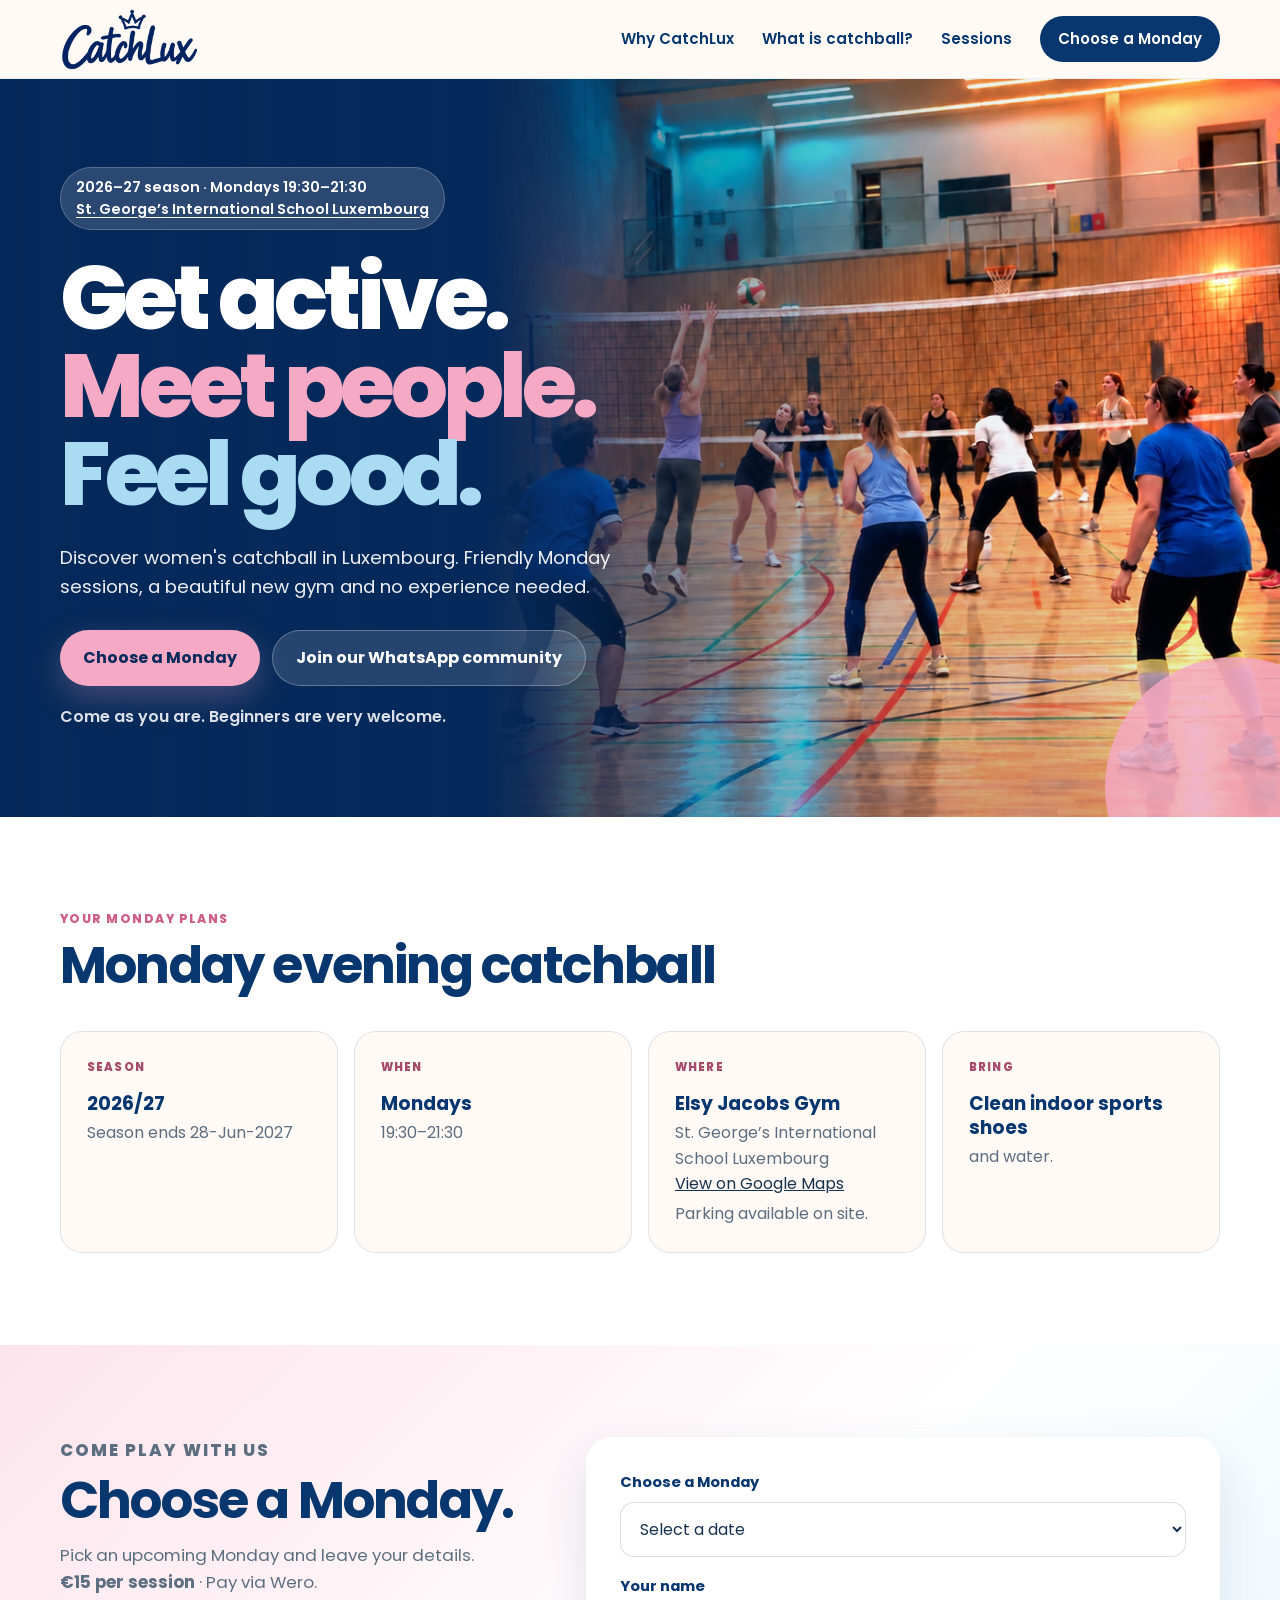
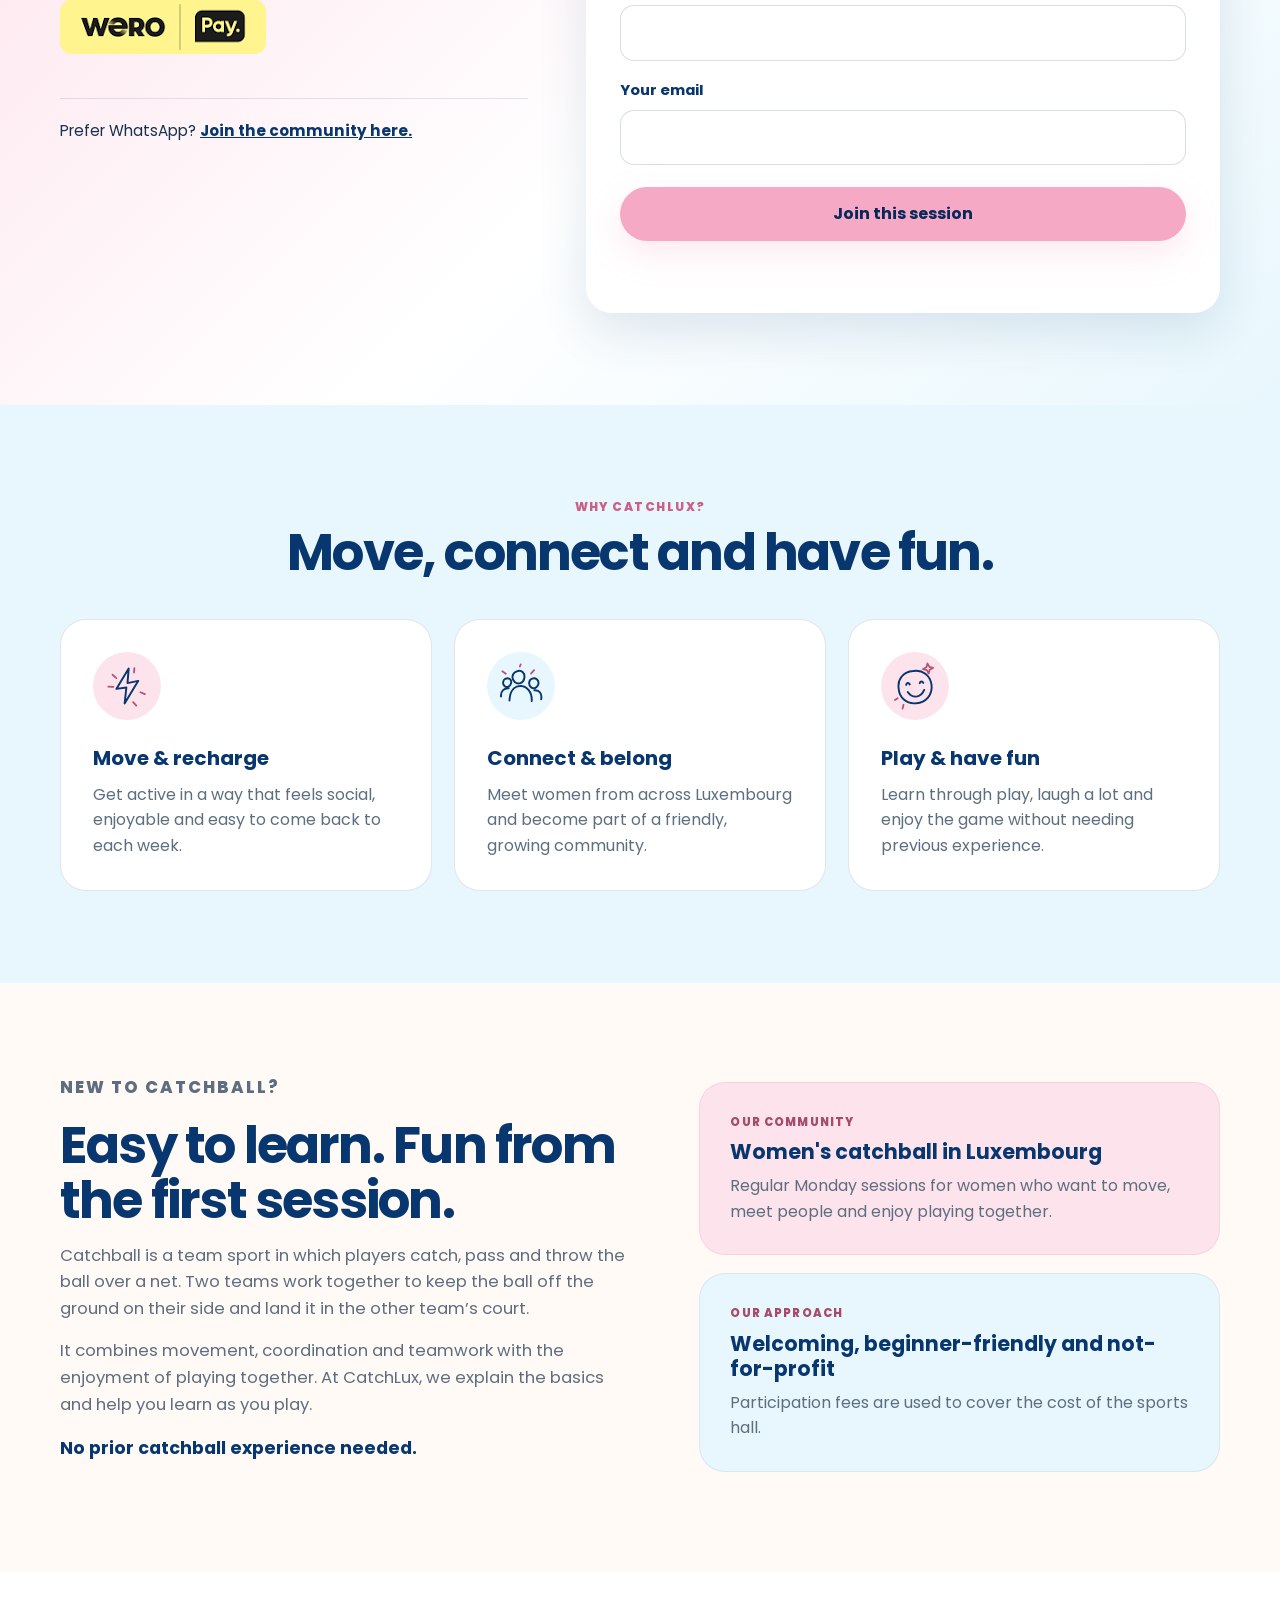
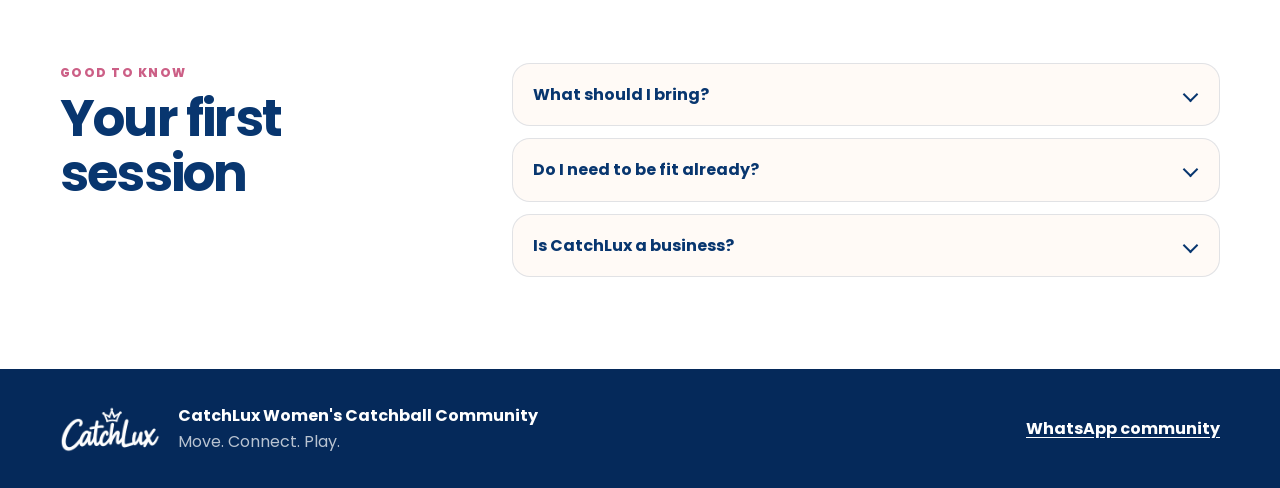
<file: index.html>
<!DOCTYPE html>
<html lang="en">
<head>
<meta charset="UTF-8">
<meta name="viewport" content="width=device-width, initial-scale=1.0">
<title>CatchLux – Women's Catchball Luxembourg</title>
<meta name="description" content="CatchLux is a welcoming women's catchball community in Luxembourg. Beginner-friendly Monday sessions during the 2026–27 season.">
<link rel="icon" type="image/png" sizes="256x256" href="Images/favicon-catch.png">
<link rel="preconnect" href="https://fonts.googleapis.com">
<link rel="preconnect" href="https://fonts.gstatic.com" crossorigin>
<link href="https://fonts.googleapis.com/css2?family=Poppins:wght@400;500;600;700;800&display=swap" rel="stylesheet">
<link rel="stylesheet" href="style.css?v=20261004-logo139">
<link rel="stylesheet" href="catchlux-home.css?v=20261009-photo-light-overlay">
<style>
.wero-payment { display: inline-flex; align-items: center; justify-content: center; margin: 4px 0 20px; background: #fff48b; border-radius: 12px; text-decoration: none; transition: box-shadow .2s ease, transform .2s ease; }
.wero-payment img { display: block; width: 206px; height: 54px; max-width: 100%; border-radius: 12px; }
.wero-payment:hover { transform: translateY(-2px); box-shadow: 0 6px 18px rgba(20, 30, 52, .16); }
.wero-payment:focus-visible { outline: 3px solid #142039; outline-offset: 4px; }
.calendar-link { display: inline-block; margin-top: 10px; font-weight: 600; text-decoration: underline; }
</style>
</head>
<body>

<header class="site-header">
  <div class="container nav">
    <a class="brand" href="#top" aria-label="CatchLux home">
      <img src="Images/CatchLux_logo_exact.png" alt="CatchLux Women's Catchball Community">
    </a>

    <button class="nav-toggle" aria-label="Toggle menu" aria-expanded="false" aria-controls="primary-nav">
      <span></span><span></span><span></span>
    </button>

    <nav id="primary-nav">
      <a href="#why">Why CatchLux</a>
      <a href="#about">What is catchball?</a>
      <a href="#sessions">Sessions</a>
      <a href="#join" class="nav-cta">Choose a Monday</a>
    </nav>
  </div>
</header>

<main id="top">
  <section class="hero">
    <div class="hero-photo" aria-hidden="true"></div>
    <div class="hero-shade" aria-hidden="true"></div>

    <div class="container hero-inner">
      <div class="hero-copy">
        <div class="season-pill">2026–27 season · Mondays 19:30–21:30<br><a class="hero-location" href="https://www.google.com/maps/search/?api=1&amp;query=St%20George's%20International%20School%20Luxembourg%2C%2011%20rue%20des%20Peupliers%2C%20L-2328%20Luxembourg" target="_blank" rel="noopener noreferrer">St. George’s International School Luxembourg</a></div>
        <h1>
          <span>Get active.</span>
          <span class="pink">Meet people.</span>
          <span class="blue">Feel good.</span>
        </h1>
        <p class="hero-lede">
          Discover women's catchball in Luxembourg. Friendly Monday sessions, a beautiful new gym and no experience needed.
        </p>
        <div class="hero-actions">
          <a class="button primary" href="#join">Choose a Monday</a>
          <a class="button ghost" href="https://chat.whatsapp.com/Cs7UXp6SfGL02tKQD6ih8v" target="_blank" rel="noopener noreferrer">Join our WhatsApp community</a>
        </div>
        <p class="hero-note">Come as you are. Beginners are very welcome.</p>
      </div>
    </div>
  </section>

  <section id="sessions" class="section sessions">
    <div class="container">
      <div class="section-heading reveal">
        <p class="eyebrow">Your Monday plans</p>
        <h2>Monday evening catchball</h2>
        
      </div>

      <div class="session-grid">
        <div class="session-card reveal">
          <span class="session-label">Season</span>
          <strong>2026/27</strong>
          <p>Season ends 28-Jun-2027</p>
        </div>
        <div class="session-card reveal">
          <span class="session-label">When</span>
          <strong>Mondays</strong>
          <p>19:30–21:30</p>
        </div>
        <div class="session-card reveal">
          <span class="session-label">Where</span>
          <strong>Elsy Jacobs Gym</strong>
          <p>St. George’s International School Luxembourg</p>
          <a href="https://www.google.com/maps/search/?api=1&amp;query=St%20George's%20International%20School%20Luxembourg%2C%2011%20rue%20des%20Peupliers%2C%20L-2328%20Luxembourg" target="_blank" rel="noopener noreferrer">View on Google Maps</a>
          <p>Parking available on site.</p>
        </div>
        <div class="session-card reveal">
          <span class="session-label">Bring</span>
          <strong>Clean indoor sports shoes</strong>
          <p>and water.</p>
        </div>
      </div>
    </div>
  </section>

  <section id="join" class="section join-section">
    <div class="container join-grid">
      <div class="join-copy reveal">
        <p class="eyebrow">Come play with us</p>
        <h2>Choose a Monday.</h2>
        <p>
          Pick an upcoming Monday and leave your details.
        </p>
        <p><strong>€15 per session</strong> · Pay via Wero.
        </p>
        <a class="wero-payment" href="https://share.weropay.eu/p/1/s/ziIMdMNq5T?a=1500&amp;c=EUR" target="_blank" rel="noopener noreferrer" aria-label="Pay €15 for a CatchLux session with Wero" title="Pay €15 with Wero"><img src="[data-uri]" width="206" height="54" alt="Pay €15 with Wero"></a>
        <div class="whatsapp-note">
          Prefer WhatsApp? <a href="https://chat.whatsapp.com/Cs7UXp6SfGL02tKQD6ih8v" target="_blank" rel="noopener noreferrer">Join the community here.</a>
        </div>
      </div>

      <form id="monday-form" class="join-form reveal">
        <label>
          <span>Choose a Monday</span>
          <select id="monday" name="monday" required>
            <option value="">Select a date</option>
          </select>
        </label>
        <a id="selected-calendar-link" class="calendar-link selected-calendar-link" target="_blank" rel="noopener noreferrer" hidden>Add this Monday to Google Calendar</a>

        <label>
          <span>Your name</span>
          <input type="text" name="name" autocomplete="name" required>
        </label>

        <label>
          <span>Your email</span>
          <input type="email" name="email" autocomplete="email" required>
        </label>

        <button class="button primary form-button" type="submit">Join this session</button>
        <div id="form-status" class="form-status" role="status" aria-live="polite"></div>
      </form>
    </div>
  </section>

  <section id="why" class="benefits section">
    <div class="container">
      <div class="section-heading centered reveal">
        <p class="eyebrow">Why CatchLux?</p>
        <h2>Move, connect and have fun.</h2>
      </div>

      <div class="benefit-grid">
        <article class="benefit-card reveal">
          <div class="benefit-icon pink-bg"><svg viewBox="0 0 64 64" fill="none" aria-hidden="true" focusable="false" xmlns="http://www.w3.org/2000/svg"><path d="m36 8-19 27 14-1-4 22 21-30-15 2 3-20Z"/><path class="accent" d="m13 15 5 5M6 31l7 1M44 8l-1 6M50 42l6 3M39 55l4 5"/></svg></div>
          <h3>Move & recharge</h3>
          <p>Get active in a way that feels social, enjoyable and easy to come back to each week.</p>
        </article>

        <article class="benefit-card reveal">
          <div class="benefit-icon blue-bg"><svg viewBox="0 0 64 64" fill="none" aria-hidden="true" focusable="false" xmlns="http://www.w3.org/2000/svg"><path d="M25 12c7-3 12 2 11 9s-8 10-13 6c-5-4-5-12 2-15ZM10 23c5-2 9 1 8 6s-6 7-9 4c-3-2-3-8 1-10ZM47 21c5-2 10 2 9 7s-6 8-10 5c-4-3-4-10 1-12Z"/><path d="M17 53c0-15 7-21 15-21s16 7 16 20M5 48c-1-8 4-12 10-12M51 37c7-1 11 4 10 12"/><path class="accent" d="m5 13 5 3M49 9l-4 5M29 5l1-3"/></svg></div>
          <h3>Connect & belong</h3>
          <p>Meet women from across Luxembourg and become part of a friendly, growing community.</p>
        </article>

        <article class="benefit-card reveal">
          <div class="benefit-icon pink-bg"><svg viewBox="0 0 64 64" fill="none" aria-hidden="true" focusable="false" xmlns="http://www.w3.org/2000/svg"><path d="M32 11c13-1 23 9 23 22 0 14-11 24-24 23C17 56 8 45 9 32c0-12 9-22 23-21Z"/><path d="M20 29c1-3 4-3 5 0M39 29c1-3 4-3 5 0M21 39c5 10 17 11 23 0"/><path class="accent" d="m51 8 2-5 2 5 5 2-5 2-2 5-2-5-5-2 5-2ZM6 46l-4 2M13 56l-2 5"/></svg></div>
          <h3>Play & have fun</h3>
          <p>Learn through play, laugh a lot and enjoy the game without needing previous experience.</p>
        </article>
      </div>
    </div>
  </section>

  <section id="about" class="section story">
    <div class="container story-grid">
      <div class="story-copy reveal">
        <p class="eyebrow">New to catchball?</p>
        <h2>Easy to learn. Fun from the first session.</h2>
        <p>
          Catchball is a team sport in which players catch, pass and throw the ball over a net. Two teams work together to keep the ball off the ground on their side and land it in the other team’s court.
        </p>
        <p>
          It combines movement, coordination and teamwork with the enjoyment of playing together. At CatchLux, we explain the basics and help you learn as you play.
        </p>
        <p class="highlight-line">No prior catchball experience needed.</p>
      </div>

      <div class="story-panel reveal">
        <div class="mini-card">
          <span class="mini-label">Our community</span>
          <strong>Women's catchball in Luxembourg</strong>
          <p>Regular Monday sessions for women who want to move, meet people and enjoy playing together.</p>
        </div>
        <div class="mini-card soft-blue">
          <span class="mini-label">Our approach</span>
          <strong>Welcoming, beginner-friendly and not-for-profit</strong>
          <p>Participation fees are used to cover the cost of the sports hall.</p>
        </div>
      </div>
    </div>
  </section>

  <section class="section faq">
    <div class="container faq-grid">
      <div class="section-heading reveal">
        <p class="eyebrow">Good to know</p>
        <h2>Your first session</h2>
      </div>

      <div class="faq-list reveal">
        <details>
          <summary>What should I bring?</summary>
          <p>Clean indoor sports shoes and water.</p>
        </details>
        <details>
          <summary>Do I need to be fit already?</summary>
          <p>No. Come at your own level and build from there.</p>
        </details>
        <details>
          <summary>Is CatchLux a business?</summary>
          <p>No. CatchLux is run on a not-for-profit basis and participation fees cover the hall costs.</p>
        </details>
      </div>
    </div>
  </section>
</main>

<footer>
  <div class="container footer-inner">
    <img src="Images/CatchLux_logo_exact.png" alt="" class="footer-logo">
    <div>
      <strong>CatchLux Women's Catchball Community</strong>
      <p>Move. Connect. Play.</p>
    </div>
    <a href="https://chat.whatsapp.com/Cs7UXp6SfGL02tKQD6ih8v" target="_blank" rel="noopener noreferrer">WhatsApp community</a>
  </div>
</footer>

<script src="catchlux-home.js?v=20261004-1641"></script>
</body>
</html>
</file>
<file: style.css>
:root{
  --navy:#08366f;
  --navy-deep:#05295a;
  --pink:#f6a9c4;
  --pink-soft:#fde4ec;
  --blue:#a9dcf3;
  --blue-soft:#e8f7fd;
  --cream:#fffaf6;
  --white:#ffffff;
  --text:#17324f;
  --muted:#5d6e80;
  --line:rgba(8,54,111,.12);
  --radius:26px;
  --shadow:0 18px 50px rgba(8,54,111,.12);
}

*{box-sizing:border-box;margin:0;padding:0}
html{scroll-behavior:smooth}
body{
  font-family:"Poppins",sans-serif;
  color:var(--text);
  background:var(--cream);
  line-height:1.6;
  overflow-x:hidden;
}
img{max-width:100%;display:block}
a{color:inherit}
button,input,select{font:inherit}
section[id]{scroll-margin-top:92px}
.container{width:min(1160px,92%);margin:auto}

.site-header{
  position:sticky;
  top:0;
  z-index:100;
  background:rgba(255,250,246,.92);
  backdrop-filter:blur(16px);
  border-bottom:1px solid rgba(8,54,111,.07);
}
.nav{min-height:78px;display:flex;align-items:center;justify-content:space-between;gap:28px}
.brand img{width:150px;height:58px;object-fit:cover;object-position:center;border-radius:16px}
nav{display:flex;align-items:center;gap:28px}
nav a{text-decoration:none;font-weight:600;font-size:.94rem;color:var(--navy)}
.nav-cta{
  background:var(--navy);
  color:#fff!important;
  padding:11px 18px;
  border-radius:999px;
}
.nav-toggle{display:none;background:none;border:0;width:40px;height:40px;flex-direction:column;justify-content:center;gap:5px}
.nav-toggle span{height:3px;width:28px;background:var(--navy);border-radius:99px;transition:.25s}

.hero{
  min-height:78vh;
  position:relative;
  display:flex;
  align-items:center;
  isolation:isolate;
  overflow:hidden;
}
.hero-photo{
  position:absolute;
  inset:0;
  z-index:-3;
  background:url("Images/catchlux-gym.jpg") center 48%/cover no-repeat;
}
.hero-shade{
  position:absolute;
  inset:0;
  z-index:-2;
  background:
    linear-gradient(90deg,rgba(5,41,90,.90) 0%,rgba(5,41,90,.78) 38%,rgba(5,41,90,.20) 74%,rgba(5,41,90,.05) 100%),
    linear-gradient(0deg,rgba(5,41,90,.28),rgba(5,41,90,0) 45%);
}
.hero::after{
  content:"";
  position:absolute;
  width:260px;
  height:260px;
  border-radius:50%;
  right:-85px;
  bottom:-100px;
  background:var(--pink);
  opacity:.82;
  z-index:-1;
}
.hero-inner{padding:88px 0}
.hero-copy{max-width:650px;color:#fff}
.season-pill{
  display:inline-flex;
  padding:9px 15px;
  border-radius:999px;
  background:rgba(255,255,255,.15);
  border:1px solid rgba(255,255,255,.22);
  font-size:.9rem;
  font-weight:600;
  margin-bottom:24px;
}
.hero h1{
  font-size:clamp(3.3rem,7vw,6.3rem);
  line-height:.98;
  letter-spacing:-.055em;
  font-weight:800;
  margin-bottom:25px;
}
.hero h1 span{display:block}
.hero h1 .pink{color:var(--pink)}
.hero h1 .blue{color:var(--blue)}
.hero-lede{font-size:1.16rem;max-width:610px;margin-bottom:28px;color:rgba(255,255,255,.92)}
.hero-actions{display:flex;flex-wrap:wrap;gap:12px}
.hero-note{margin-top:18px;font-weight:600;color:rgba(255,255,255,.86)}

.button{
  display:inline-flex;
  align-items:center;
  justify-content:center;
  text-decoration:none;
  border:0;
  cursor:pointer;
  border-radius:999px;
  padding:14px 23px;
  font-weight:700;
  transition:.22s ease;
}
.button:hover{transform:translateY(-2px)}
.button.primary{background:var(--pink);color:var(--navy-deep);box-shadow:0 12px 32px rgba(246,169,196,.26)}
.button.ghost{background:rgba(255,255,255,.13);color:#fff;border:1px solid rgba(255,255,255,.28)}

.section{padding:92px 0}
.eyebrow{
  text-transform:uppercase;
  letter-spacing:.12em;
  font-weight:800;
  font-size:.76rem;
  color:#cc5f86;
  margin-bottom:9px;
}
.section-heading{max-width:720px;margin-bottom:38px}
.section-heading.centered{text-align:center;margin-left:auto;margin-right:auto}
.section h2{
  color:var(--navy);
  font-size:clamp(2.2rem,4vw,3.5rem);
  line-height:1.08;
  letter-spacing:-.035em;
  margin-bottom:14px;
}
.section-heading>p:last-child{color:var(--muted);font-size:1.04rem}

.benefits{background:var(--blue-soft)}
.benefit-grid{display:grid;grid-template-columns:repeat(3,1fr);gap:22px}
.benefit-card{
  background:var(--white);
  padding:32px;
  border-radius:var(--radius);
  border:1px solid var(--line);
}
.benefit-icon{
  width:68px;height:68px;border-radius:50%;
  display:grid;place-items:center;
  font-size:1.8rem;
  color:var(--navy);
  margin-bottom:22px;
}
.pink-bg{background:var(--pink-soft)}
.blue-bg{background:var(--blue-soft)}
.benefit-card h3{color:var(--navy);font-size:1.25rem;margin-bottom:8px}
.benefit-card p{color:var(--muted)}

.story{background:var(--cream)}
.story-grid{display:grid;grid-template-columns:1.05fr .95fr;gap:64px;align-items:center}
.story-copy p{margin-bottom:16px;font-size:1.04rem;color:var(--muted)}
.story-copy .highlight-line{font-weight:700;color:var(--navy);font-size:1.1rem}
.story-panel{display:grid;gap:18px}
.mini-card{
  padding:30px;
  border-radius:var(--radius);
  background:var(--pink-soft);
  border:1px solid rgba(204,95,134,.12);
}
.mini-card.soft-blue{background:var(--blue-soft);border-color:rgba(8,54,111,.08)}
.mini-label{
  display:block;
  text-transform:uppercase;
  letter-spacing:.1em;
  font-size:.72rem;
  font-weight:800;
  color:#a64b6c;
  margin-bottom:8px;
}
.mini-card strong{display:block;font-size:1.28rem;line-height:1.25;color:var(--navy);margin-bottom:8px}
.mini-card p{color:var(--muted)}

.sessions{background:var(--white)}
.sessions .eyebrow{color:#cc5f86}
.sessions h2{color:var(--navy)}
.sessions .section-heading>p:last-child{color:var(--muted)}
.session-grid{display:grid;grid-template-columns:repeat(4,1fr);gap:16px}
.session-card{
  background:var(--cream);
  border:1px solid var(--line);
  padding:26px;
  border-radius:22px;
  min-height:164px;
}
.session-label{
  display:block;
  text-transform:uppercase;
  letter-spacing:.1em;
  color:#a64b6c;
  font-size:.72rem;
  font-weight:800;
  margin-bottom:16px;
}
.session-card strong{display:block;color:var(--navy);font-size:1.18rem;line-height:1.25}
.session-card p{color:var(--muted);margin-top:4px}

.join-section{background:linear-gradient(135deg,var(--pink-soft),#fff 52%,var(--blue-soft))}
.join-grid{display:grid;grid-template-columns:.85fr 1.15fr;gap:58px;align-items:start}
.join-copy p{color:var(--muted);font-size:1.05rem}
.whatsapp-note{margin-top:24px;padding-top:20px;border-top:1px solid var(--line);font-size:.95rem}
.whatsapp-note a{color:var(--navy);font-weight:700}
.join-form{
  background:#fff;
  padding:34px;
  border-radius:var(--radius);
  box-shadow:var(--shadow);
  display:grid;
  gap:18px;
}
.join-form label{display:grid;gap:7px}
.join-form label span{font-weight:700;color:var(--navy);font-size:.92rem}
.join-form input,.join-form select{
  width:100%;
  border:1px solid rgba(8,54,111,.16);
  border-radius:14px;
  padding:14px 15px;
  background:#fff;
  color:var(--text);
  outline:none;
}
.join-form input:focus,.join-form select:focus{border-color:var(--navy);box-shadow:0 0 0 3px rgba(8,54,111,.08)}
.form-button{width:100%;margin-top:4px}
.form-small{font-size:.78rem;color:var(--muted);text-align:center}
.form-status{font-size:.9rem;font-weight:600;color:var(--navy);min-height:1.4em}

.faq{background:#fff}
.faq-grid{display:grid;grid-template-columns:.7fr 1.3fr;gap:70px}
.faq-list{display:grid;gap:12px}
details{border:1px solid var(--line);border-radius:18px;padding:0 20px;background:var(--cream)}
summary{cursor:pointer;list-style:none;padding:18px 0;font-weight:700;color:var(--navy)}
summary::-webkit-details-marker{display:none}
details p{padding:0 0 20px;color:var(--muted)}

footer{background:var(--navy-deep);color:#fff;padding:34px 0}
.footer-inner{display:flex;align-items:center;gap:18px}
.footer-logo{width:86px;height:54px;object-fit:cover;border-radius:12px}
.footer-inner div{flex:1}
.footer-inner p{opacity:.72}
.footer-inner>a{font-weight:700;text-underline-offset:3px}

.reveal{opacity:0;transform:translateY(18px);transition:opacity .55s ease,transform .55s ease}
.reveal.visible{opacity:1;transform:none}

@media(max-width:900px){
  nav{gap:16px}
  .benefit-grid,.session-grid{grid-template-columns:repeat(2,1fr)}
  .story-grid,.join-grid,.faq-grid{grid-template-columns:1fr;gap:36px}
  .story-panel{grid-template-columns:repeat(2,1fr)}
}

@media(max-width:720px){
  .site-header{background:rgba(255,250,246,.98)}
  .brand img{width:128px;height:50px}
  .nav-toggle{display:flex}
  nav{
    position:absolute;
    top:100%;left:0;right:0;
    background:var(--cream);
    flex-direction:column;
    align-items:stretch;
    gap:0;
    overflow:hidden;
    max-height:0;
    border-bottom:1px solid var(--line);
    transition:max-height .28s ease;
  }
  nav.open{max-height:340px}
  nav a{padding:15px 4%;border-top:1px solid var(--line)}
  .nav-cta{border-radius:0;background:var(--navy);color:#fff!important}
  .nav-toggle.open span:nth-child(1){transform:translateY(8px) rotate(45deg)}
  .nav-toggle.open span:nth-child(2){opacity:0}
  .nav-toggle.open span:nth-child(3){transform:translateY(-8px) rotate(-45deg)}

  .hero{min-height:82vh;align-items:flex-end}
  .hero-photo{background-position:57% center}
  .hero-shade{
    background:
      linear-gradient(0deg,rgba(5,41,90,.96) 0%,rgba(5,41,90,.80) 52%,rgba(5,41,90,.18) 100%);
  }
  .hero-inner{padding:150px 0 58px}
  .hero h1{font-size:clamp(3rem,14vw,4.8rem)}
  .hero-actions{flex-direction:column;align-items:stretch}
  .button{width:100%}

  .section{padding:72px 0}
  .benefit-grid,.session-grid,.story-panel{grid-template-columns:1fr}
  .join-form{padding:24px}
  .footer-inner{align-items:flex-start;flex-wrap:wrap}
  .footer-inner>a{width:100%;margin-top:6px}
}

@media(prefers-reduced-motion:reduce){
  html{scroll-behavior:auto}
  .reveal{opacity:1;transform:none;transition:none}
  .button{transition:none}
}
.brand img{width:185px;height:auto;object-fit:contain;border-radius:10px}
.footer-logo{width:100px;height:auto;object-fit:contain;border-radius:10px}
.join-form select option:disabled{color:#999;background:#eee}
.form-status.active{padding:12px;border-radius:12px;background:var(--blue-soft)}

.brand img{background:transparent;border-radius:0}
.footer-logo{background:transparent;border-radius:0}
.form-button:disabled{opacity:.65;cursor:wait;transform:none}
.form-status.error{background:#fff0f2;color:#9b2845}


.brand img{width:185px;height:auto;max-height:88px;object-fit:contain}.footer-logo{background:#fff;border-radius:8px;padding:5px}a:focus-visible,button:focus-visible,summary:focus-visible{outline:3px solid #a9dcf3;outline-offset:4px}.reveal{opacity:1;transform:none} @media(max-width:720px){.brand img{width:145px}}

.benefit-icon svg{width:46px;height:46px;overflow:visible;stroke:var(--navy);stroke-width:2.7;stroke-linecap:round;stroke-linejoin:round;transform:rotate(-4deg)}
.benefit-card:nth-child(2) .benefit-icon svg{transform:rotate(3deg)}
.benefit-card:nth-child(3) .benefit-icon svg{transform:rotate(-7deg)}
.benefit-icon svg .accent{stroke:#b95179;stroke-width:2.5}
.footer-logo{background:transparent;padding:0;filter:brightness(0) invert(1)}
.season-pill{max-width:100%;line-height:1.5}

/* Navigation follows scroll direction while staying available to keyboard users. */
.site-header{transition:transform .25s ease}
.site-header.nav-hidden{transform:translateY(calc(-100% - 1px))}
.site-header:focus-within{transform:translateY(0)}
@media(prefers-reduced-motion:reduce){
  .site-header{transition:none}
}

/* Smaller navigation logo on desktop and mobile. */
.brand img{width:139px;max-height:66px}
@media(max-width:720px){.brand img{width:109px}}
</file>
<file: catchlux-home.css>
/* Homepage additions; shared styles and logo assets stay unchanged. */
.season-pill{display:inline-block}
.hero-location{text-decoration:underline;text-underline-offset:3px;text-decoration-thickness:1px}
.hero-location:hover{text-decoration-thickness:2px}
.selected-calendar-link{margin-top:-4px;color:var(--navy);font-size:.9rem}
.selected-calendar-link[hidden]{display:none}
.faq-list summary{display:flex;align-items:center;justify-content:space-between;gap:18px}
.faq-list summary::after{
  content:"";width:9px;height:9px;flex-shrink:0;
  border-right:2px solid currentColor;border-bottom:2px solid currentColor;
  transform:rotate(45deg);transition:transform .2s ease;margin-right:3px;
}
.faq-list details[open] summary::after{transform:rotate(225deg)}
@media(prefers-reduced-motion:reduce){.faq-list summary::after{transition:none}}

/* Preserve the original photo; this override applies only to the homepage. */
.hero{background-color:var(--navy-deep)}
.hero-photo{
  left:38%;
  background-image:url("Images/catchlux-action-2026.svg");
  filter:brightness(1.18);
  background-position:center 34%;
  -webkit-mask-image:linear-gradient(to right,transparent 0%,#000 18%);
  mask-image:linear-gradient(to right,transparent 0%,#000 18%);
}
@media(max-width:720px){
  .hero-photo{
    left:0;
    background-size:auto 130%;
    background-position:center 34%;
    -webkit-mask-image:none;
    mask-image:none;
  }
}

/* Keep strong contrast behind the copy while revealing more photo detail. */
@media(min-width:721px){
  .hero-shade{
    background:
      linear-gradient(90deg,rgba(5,41,90,.90) 0%,rgba(5,41,90,.78) 38%,rgba(5,41,90,.08) 74%,rgba(5,41,90,0) 100%),
      linear-gradient(0deg,rgba(5,41,90,.12),rgba(5,41,90,0) 45%);
  }
}
@media(max-width:720px){
  .hero-shade{
    background:linear-gradient(0deg,rgba(5,41,90,.96) 0%,rgba(5,41,90,.72) 52%,rgba(5,41,90,.02) 100%);
  }
}
</file>
